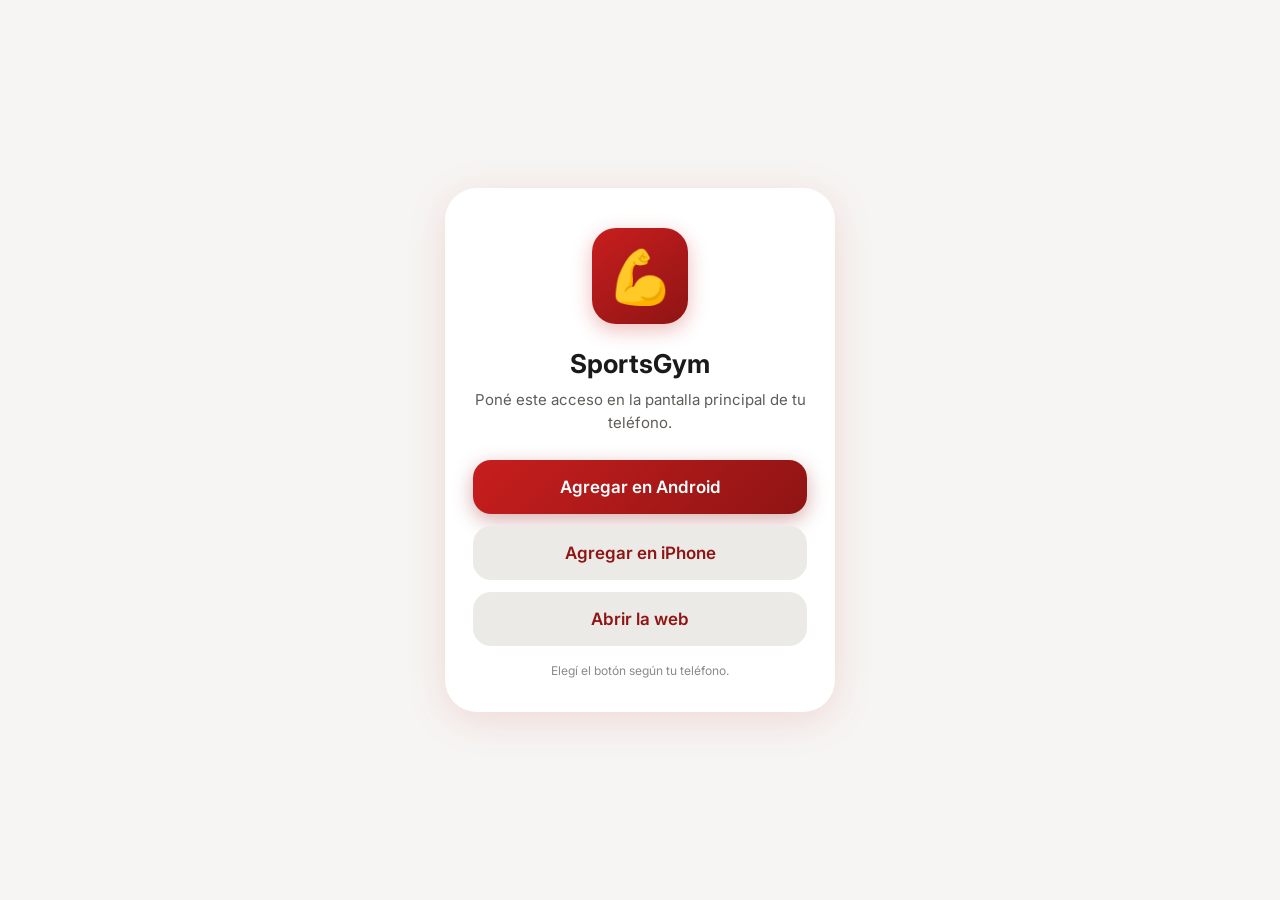
<file: instalar.html>
<!DOCTYPE html>
<html lang="es">
<head>
  <meta charset="UTF-8" />
  <meta name="viewport" content="width=device-width, initial-scale=1.0, maximum-scale=1.0" />
  <title>Acceso directo · SportsGym</title>
  <link rel="manifest" href="/site.webmanifest">
  <link rel="preconnect" href="https://fonts.googleapis.com">
  <link rel="stylesheet" href="https://fonts.googleapis.com/css2?family=Inter:wght@400;600;700&display=swap">
  <style>
    * { box-sizing: border-box; margin: 0; padding: 0; }

    body {
      font-family: 'Inter', sans-serif;
      background: #F6F5F3;
      min-height: 100vh;
      display: flex;
      align-items: center;
      justify-content: center;
      padding: 24px;
      color: #1A1A1A;
    }

    .card {
      background: #fff;
      border-radius: 32px;
      padding: 40px 28px 32px;
      max-width: 390px;
      width: 100%;
      text-align: center;
      box-shadow: 0 8px 40px rgba(200,30,30,0.13);
    }

    .icon {
      width: 96px;
      height: 96px;
      border-radius: 24px;
      background: linear-gradient(145deg, #C81E1E, #8F1414);
      display: flex;
      align-items: center;
      justify-content: center;
      font-size: 52px;
      margin: 0 auto 24px;
      box-shadow: 0 6px 20px rgba(200,30,30,0.3);
    }

    h1 {
      font-size: 26px;
      font-weight: 700;
      margin-bottom: 10px;
    }

    .sub {
      font-size: 15px;
      color: #605C58;
      margin-bottom: 26px;
      line-height: 1.5;
    }

    .btn {
      display: flex;
      align-items: center;
      justify-content: center;
      gap: 10px;
      width: 100%;
      padding: 17px;
      border-radius: 18px;
      border: none;
      font-family: 'Inter', sans-serif;
      font-size: 17px;
      font-weight: 600;
      cursor: pointer;
      transition: transform 0.1s, opacity 0.15s;
      margin-bottom: 12px;
      text-decoration: none;
    }

    .btn:active { transform: scale(0.97); opacity: 0.9; }

    .btn-primary {
      background: linear-gradient(135deg, #C81E1E, #8F1414);
      color: #fff;
      box-shadow: 0 6px 20px rgba(143,20,20,0.35);
    }

    .btn-secondary {
      background: #ECEAE7;
      color: #8F1414;
    }

    .steps {
      margin-top: 16px;
      text-align: left;
      background: #F6F5F3;
      border-radius: 18px;
      padding: 16px 16px 14px;
    }

    .steps p {
      font-size: 14px;
      margin-bottom: 10px;
      line-height: 1.5;
      color: #3a3a3a;
    }

    .steps p:last-child { margin-bottom: 0; }

    .note {
      font-size: 12px;
      color: #8a8a8a;
      margin-top: 16px;
      line-height: 1.5;
    }

    .top-alert {
      background: #FBEAEA;
      color: #8F1414;
      border: 1px solid #E8A9A9;
      font-size: 13px;
      border-radius: 14px;
      padding: 10px 12px;
      margin-bottom: 18px;
      line-height: 1.4;
    }

    .share-svg {
      display: inline-block;
      width: 18px;
      height: 18px;
      vertical-align: middle;
      margin: 0 2px -2px;
    }

    .hidden { display: none; }

    .mini {
      font-size: 13px;
      color: #605C58;
      margin-top: 6px;
      line-height: 1.45;
    }

    #state-done,
    #state-main,
    #state-android-help,
    #state-ios-help,
    #state-open-browser {
      display: none;
    }
  </style>
</head>
<body>

  <div class="card" id="state-done">
    <div class="icon">✅</div>
    <h1>¡Listo!</h1>
    <p class="sub">Buscá el ícono de SportsGym en tu pantalla principal.</p>
    <a href="./" class="btn btn-primary">Abrir</a>
  </div>

  <div class="card" id="state-main">
    <div class="icon">💪</div>
    <div id="wa-alert" class="top-alert hidden">
      Estás dentro de WhatsApp. Para agregar el acceso, primero abrí esta página en tu navegador.
    </div>

    <h1>SportsGym</h1>
    <p class="sub">Poné este acceso en la pantalla principal de tu teléfono.</p>

    <button id="btn-android" class="btn btn-primary" type="button">
      Agregar en Android
    </button>

    <button id="btn-ios" class="btn btn-secondary" type="button">
      Agregar en iPhone
    </button>

    <a href="./" class="btn btn-secondary">Abrir la web</a>

    <p class="note">Elegí el botón según tu teléfono.</p>
  </div>

  <div class="card" id="state-android-help">
    <div class="icon">🤖</div>
    <h1>Android</h1>
    <p class="sub">Hacelo así para poner el acceso en tu pantalla.</p>

    <div class="steps">
      <p><strong>1.</strong> Tocá el menú de tu navegador <strong>(⋮)</strong></p>
      <p><strong>2.</strong> Tocá <strong>“Agregar a pantalla principal”</strong></p>
      <p><strong>3.</strong> Tocá <strong>“Agregar”</strong></p>
    </div>

    <a href="./" class="btn btn-primary">Abrir la web</a>
    <button class="btn btn-secondary" type="button" onclick="show('main')">Volver</button>
  </div>

  <div class="card" id="state-ios-help">
    <div class="icon">🍎</div>
    <h1>iPhone</h1>
    <p class="sub">Hacelo así para poner el acceso en tu pantalla.</p>

    <div class="steps">
      <p>
        <strong>1.</strong> Abrí esta página en <strong>Safari</strong>
      </p>
      <p>
        <strong>2.</strong> Tocá el botón compartir
        <svg class="share-svg" viewBox="0 0 24 24" fill="none" stroke="#C81E1E" stroke-width="2.5" stroke-linecap="round" stroke-linejoin="round">
          <path d="M4 12v8a2 2 0 0 0 2 2h12a2 2 0 0 0 2-2v-8"/>
          <polyline points="16 6 12 2 8 6"/>
          <line x1="12" y1="2" x2="12" y2="15"/>
        </svg>
      </p>
      <p><strong>3.</strong> Tocá <strong>“Agregar a pantalla de inicio”</strong></p>
    </div>

    <a href="./" class="btn btn-primary">Abrir la web</a>
    <button class="btn btn-secondary" type="button" onclick="show('main')">Volver</button>
  </div>

  <div class="card" id="state-open-browser">
    <div class="icon">🌐</div>
    <h1>Abrila en tu navegador</h1>
    <p class="sub">Desde WhatsApp no siempre se puede agregar el acceso directo.</p>

    <div class="steps">
      <p><strong>1.</strong> Tocá el menú de WhatsApp o del navegador interno</p>
      <p><strong>2.</strong> Elegí <strong>“Abrir en navegador”</strong></p>
      <p><strong>3.</strong> Después volvé a esta página y tocá tu botón</p>
    </div>

    <a href="./" class="btn btn-primary">Abrir la web</a>
    <button class="btn btn-secondary" type="button" onclick="show('main')">Volver</button>
    <p class="mini">Si tu teléfono pregunta con qué app abrirla, elegí Chrome o Safari.</p>
  </div>

  <script>
    const APP_URL = "./";
    const ua = navigator.userAgent || "";
    const isIOS = /iPhone|iPad|iPod/.test(ua) || (navigator.platform === "MacIntel" && navigator.maxTouchPoints > 1);
    const isAndroid = /Android/i.test(ua);
    const isSafari = /^((?!chrome|android).)*safari/i.test(ua);
    const isInWhatsApp = /WhatsApp/i.test(ua);
    const isStandalone =
      window.matchMedia("(display-mode: standalone)").matches ||
      window.navigator.standalone === true;

    let deferredPrompt = null;

    window.addEventListener("beforeinstallprompt", (e) => {
      e.preventDefault();
      deferredPrompt = e;
    });

    window.addEventListener("appinstalled", () => {
      show("done");
    });

    function show(id) {
      ["done", "main", "android-help", "ios-help", "open-browser"].forEach((name) => {
        const el = document.getElementById("state-" + name);
        if (el) el.style.display = "none";
      });

      const target = document.getElementById("state-" + id);
      if (target) target.style.display = "block";
    }

    async function handleAndroid() {
      if (isInWhatsApp) {
        show("open-browser");
        return;
      }

      if (deferredPrompt) {
        try {
          deferredPrompt.prompt();
          const choice = await deferredPrompt.userChoice;
          deferredPrompt = null;

          if (choice && choice.outcome === "accepted") {
            show("done");
            return;
          }
        } catch (err) {}
      }

      show("android-help");
    }

    function handleIOS() {
      if (isInWhatsApp) {
        show("open-browser");
        return;
      }

      if (!isSafari) {
        show("ios-help");
        return;
      }

      show("ios-help");
    }

    document.getElementById("btn-android").addEventListener("click", handleAndroid);
    document.getElementById("btn-ios").addEventListener("click", handleIOS);

    if (isStandalone) {
      show("done");
    } else {
      show("main");
      if (isInWhatsApp) {
        document.getElementById("wa-alert").classList.remove("hidden");
      }
    }

    if ("serviceWorker" in navigator) {
      navigator.serviceWorker.register("./sw.js").catch(() => {});
    }
  </script>
</body>
</html>
</file>
